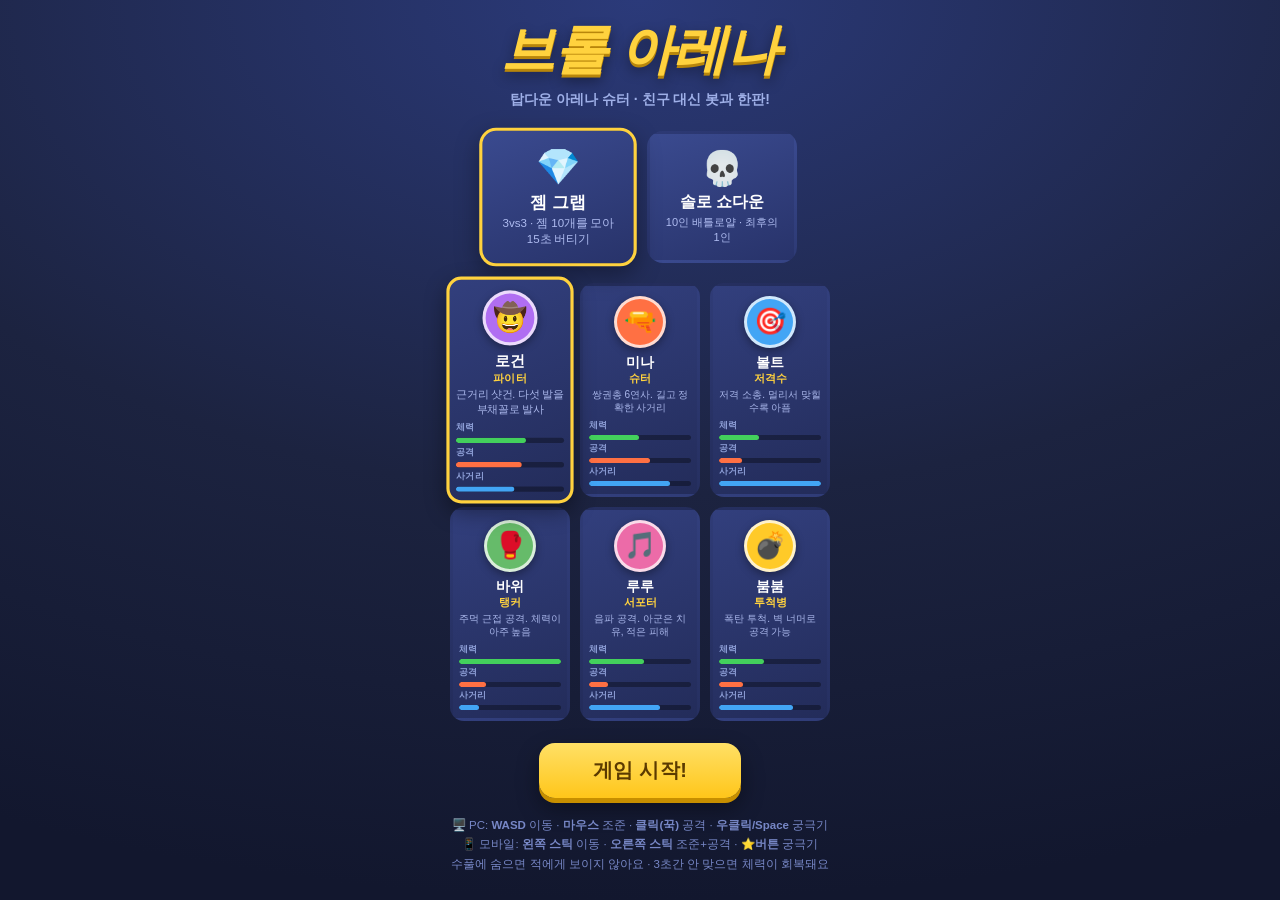
<file: brawl/index.html>
<!DOCTYPE html>
<html lang="ko">
<head>
<meta charset="UTF-8" />
<meta name="viewport" content="width=device-width, initial-scale=1.0, maximum-scale=1.0, user-scalable=no, viewport-fit=cover" />
<meta name="theme-color" content="#1c2340" />
<title>브롤 아레나 · 3vs3 젬 그랩 & 쇼다운</title>
<style>
*{box-sizing:border-box;-webkit-tap-highlight-color:transparent;user-select:none;-webkit-user-select:none}
html,body{margin:0;padding:0;height:100%;overflow:hidden;background:#141a33;
  font-family:-apple-system,BlinkMacSystemFont,"Apple SD Gothic Neo","Malgun Gothic","Segoe UI",Roboto,sans-serif;
  touch-action:none}
canvas{display:block;position:fixed;inset:0}
.screen{position:fixed;inset:0;display:flex;flex-direction:column;align-items:center;justify-content:center;
  background:radial-gradient(120% 100% at 50% 0%,#2b3a7a 0%,#1c2340 55%,#12172e 100%);z-index:10;
  padding:20px;overflow-y:auto}
.hidden{display:none!important}
h1.logo{font-size:min(11vw,54px);margin:0 0 4px;color:#ffd23e;letter-spacing:-.02em;
  text-shadow:0 3px 0 #b8860b,0 6px 14px rgba(0,0,0,.45);font-weight:900;font-style:italic}
.sub{color:#9fb0e8;font-size:14px;margin:0 0 22px;font-weight:600}
.modes{display:flex;gap:14px;margin-bottom:20px;flex-wrap:wrap;justify-content:center}
.mode{width:150px;padding:14px 12px;border-radius:16px;border:3px solid transparent;cursor:pointer;text-align:center;
  background:linear-gradient(160deg,#3a4a8f,#28336a);color:#fff;transition:transform .12s}
.mode .mi{font-size:34px}
.mode .mn{font-weight:900;font-size:16px;margin-top:4px}
.mode .md{font-size:11px;color:#aebbf0;margin-top:2px;line-height:1.4}
.mode.sel{border-color:#ffd23e;transform:scale(1.05);box-shadow:0 8px 22px rgba(0,0,0,.35)}
.chars{display:grid;grid-template-columns:repeat(3,minmax(96px,120px));gap:10px;margin-bottom:22px}
.char{padding:10px 6px 8px;border-radius:14px;border:3px solid transparent;cursor:pointer;text-align:center;
  background:linear-gradient(160deg,#323f7d,#232c5a);color:#fff;transition:transform .12s}
.char.sel{border-color:#ffd23e;transform:scale(1.06);box-shadow:0 8px 20px rgba(0,0,0,.4)}
.char .av{width:52px;height:52px;border-radius:50%;margin:0 auto 6px;display:flex;align-items:center;justify-content:center;
  font-size:26px;border:3px solid rgba(255,255,255,.75);box-shadow:0 3px 8px rgba(0,0,0,.35)}
.char .cn{font-weight:900;font-size:14px}
.char .cr{font-size:10.5px;color:#ffd23e;font-weight:700}
.char .cd{font-size:10px;color:#a9b6ea;margin-top:2px;line-height:1.35;min-height:26px}
.bars{margin-top:5px;display:flex;flex-direction:column;gap:3px}
.bar{height:5px;border-radius:3px;background:rgba(0,0,0,.35);overflow:hidden}
.bar i{display:block;height:100%;border-radius:3px}
.blab{display:flex;justify-content:space-between;font-size:8.5px;color:#8fa0d8;font-weight:700}
button.big{font-family:inherit;font-size:20px;font-weight:900;padding:14px 54px;border-radius:16px;border:0;cursor:pointer;
  color:#5b3a00;background:linear-gradient(180deg,#ffe066,#ffc61a);box-shadow:0 5px 0 #c78f00,0 10px 22px rgba(0,0,0,.4);
  letter-spacing:.02em}
button.big:active{transform:translateY(3px);box-shadow:0 2px 0 #c78f00}
button.ghost{font-family:inherit;font-size:14px;font-weight:800;padding:10px 22px;border-radius:12px;cursor:pointer;
  border:2px solid #52619f;background:transparent;color:#aebbf0;margin-top:12px}
.help{margin-top:18px;color:#7787c6;font-size:11.5px;text-align:center;line-height:1.7}
#result .panel{background:linear-gradient(165deg,#334080,#1f2851);border-radius:22px;padding:34px 44px;text-align:center;
  box-shadow:0 18px 50px rgba(0,0,0,.5);border:1px solid rgba(255,255,255,.08)}
#rTitle{font-size:44px;font-weight:900;margin:0;font-style:italic;letter-spacing:-.02em}
#rSub{color:#aebbf0;font-size:14px;margin:10px 0 6px;font-weight:600;line-height:1.6}
#rStats{color:#ffd23e;font-size:13px;font-weight:800;margin-bottom:20px}
.rowbtn{display:flex;gap:12px;justify-content:center}
</style>
</head>
<body>
<canvas id="game"></canvas>

<div id="menu" class="screen">
  <h1 class="logo">브롤 아레나</h1>
  <p class="sub">탑다운 아레나 슈터 · 친구 대신 봇과 한판!</p>
  <div class="modes" id="modeList"></div>
  <div class="chars" id="charList"></div>
  <button class="big" id="btnPlay">게임 시작!</button>
  <p class="help">
    🖥️ PC: <b>WASD</b> 이동 · <b>마우스</b> 조준 · <b>클릭(꾹)</b> 공격 · <b>우클릭/Space</b> 궁극기<br/>
    📱 모바일: <b>왼쪽 스틱</b> 이동 · <b>오른쪽 스틱</b> 조준+공격 · <b>⭐버튼</b> 궁극기<br/>
    수풀에 숨으면 적에게 보이지 않아요 · 3초간 안 맞으면 체력이 회복돼요
  </p>
</div>

<div id="result" class="screen hidden">
  <div class="panel">
    <p id="rTitle">승리!</p>
    <p id="rSub"></p>
    <p id="rStats"></p>
    <div class="rowbtn">
      <button class="big" id="btnRetry">다시하기</button>
    </div>
    <button class="ghost" id="btnMenu">메뉴로 돌아가기</button>
  </div>
</div>

<script>
"use strict";
/* ============================================================
   브롤 아레나 — 오리지널 탑다운 아레나 슈터
   모드: 젬 그랩(3vs3) / 솔로 쇼다운(10인 배틀로얄)
   ============================================================ */

// ---------- 기본 유틸 ----------
const TILE = 48;
const clamp = (v,a,b)=>v<a?a:(v>b?b:v);
const lerp  = (a,b,t)=>a+(b-a)*t;
const dist2 = (ax,ay,bx,by)=>{const dx=ax-bx,dy=ay-by;return dx*dx+dy*dy;};
const dist  = (ax,ay,bx,by)=>Math.hypot(ax-bx,ay-by);
const rand  = (a,b)=>a+Math.random()*(b-a);
const irand = (a,b)=>Math.floor(rand(a,b+1));
const angDiff=(a,b)=>{let d=(b-a)%(Math.PI*2);if(d>Math.PI)d-=Math.PI*2;if(d<-Math.PI)d+=Math.PI*2;return d;};
const pick  = arr=>arr[Math.floor(Math.random()*arr.length)];

// ---------- 사운드 (WebAudio 합성) ----------
let AC=null;
function audioInit(){ if(!AC){ try{ AC=new (window.AudioContext||window.webkitAudioContext)(); }catch(e){} }
  if(AC&&AC.state==='suspended')AC.resume(); }
function tone(freq,dur,type,vol,slide){
  if(!AC)return;
  const o=AC.createOscillator(),g=AC.createGain();
  o.type=type||'square';o.frequency.value=freq;
  if(slide)o.frequency.exponentialRampToValueAtTime(Math.max(30,freq+slide),AC.currentTime+dur);
  g.gain.value=(vol||0.08);g.gain.exponentialRampToValueAtTime(0.0001,AC.currentTime+dur);
  o.connect(g);g.connect(AC.destination);o.start();o.stop(AC.currentTime+dur);
}
function noise(dur,vol,freq){
  if(!AC)return;
  const n=AC.sampleRate*dur,buf=AC.createBuffer(1,n,AC.sampleRate),d=buf.getChannelData(0);
  for(let i=0;i<n;i++)d[i]=(Math.random()*2-1)*(1-i/n);
  const s=AC.createBufferSource();s.buffer=buf;
  const f=AC.createBiquadFilter();f.type='lowpass';f.frequency.value=freq||1400;
  const g=AC.createGain();g.gain.value=vol||0.1;
  s.connect(f);f.connect(g);g.connect(AC.destination);s.start();
}
const SFX={
  shoot(){noise(0.09,0.07,2200);},
  lob(){tone(300,0.18,'sine',0.06,-160);},
  hit(){noise(0.06,0.05,900);tone(160,0.08,'square',0.04,-60);},
  gem(){tone(880,0.1,'sine',0.07,300);tone(1320,0.14,'sine',0.05,200);},
  boom(){noise(0.35,0.16,500);tone(70,0.3,'sawtooth',0.08,-40);},
  superReady(){tone(520,0.12,'sine',0.06,200);tone(780,0.18,'sine',0.06,260);},
  die(){tone(220,0.4,'sawtooth',0.07,-170);},
  heal(){tone(620,0.15,'sine',0.05,180);},
  win(){[523,659,784,1046].forEach((f,i)=>setTimeout(()=>tone(f,0.25,'triangle',0.09),i*140));},
  lose(){[392,330,262].forEach((f,i)=>setTimeout(()=>tone(f,0.3,'sawtooth',0.06),i*180));},
  count(){tone(700,0.08,'square',0.05);}
};

// ---------- 캐릭터 데이터 (전부 오리지널) ----------
const CHARS=[
 {id:'rogan', name:'로건', emoji:'🤠', color:'#b06ef2', role:'파이터',
  hp:5600, spd:178, range:230, atkCd:0.35, reload:1.5, superNeed:3400,
  desc:'근거리 샷건. 다섯 발을 부채꼴로 발사',
  atk:{type:'shotgun',pellets:5,dmg:400,spread:0.42,pspd:560,prad:7},
  sup:{type:'shotgun',pellets:9,dmg:460,spread:0.62,pspd:600,prad:9,breakWalls:true,knock:220},
  supName:'슈퍼 셸 · 벽을 부수고 적을 밀쳐냄'},
 {id:'mina', name:'미나', emoji:'🔫', color:'#ff7043', role:'슈터',
  hp:4200, spd:186, range:340, atkCd:0.55, reload:1.7, superNeed:3800,
  desc:'쌍권총 6연사. 길고 정확한 사거리',
  atk:{type:'burst',count:6,interval:0.075,dmg:330,pspd:760,prad:6,spread:0.03},
  sup:{type:'burst',count:14,interval:0.06,dmg:340,pspd:800,prad:7,spread:0.04,pierce:true,breakWalls:true},
  supName:'총알 폭풍 · 벽을 뚫는 관통 연사'},
 {id:'bolt', name:'볼트', emoji:'🎯', color:'#42a5f5', role:'저격수',
  hp:3400, spd:174, range:430, atkCd:0.4, reload:2.0, superNeed:3000,
  desc:'저격 소총. 멀리서 맞힐수록 아픔',
  atk:{type:'sniper',dmg:760,bonus:640,pspd:900,prad:6},
  sup:{type:'sniper',dmg:2000,bonus:0,pspd:1000,prad:10,pierce:true},
  supName:'메가 샷 · 모든 적을 관통하는 탄환'},
 {id:'bawi', name:'바위', emoji:'🥊', color:'#66bb6a', role:'탱커',
  hp:8600, spd:196, range:86, atkCd:0.42, reload:0.95, superNeed:4200,
  desc:'주먹 근접 공격. 체력이 아주 높음',
  atk:{type:'melee',dmg:880,arc:1.5},
  sup:{type:'jump',dash:260,dmg:1300,radius:120,breakWalls:true,knock:260},
  supName:'점프 강타 · 날아올라 착지 충격파'},
 {id:'lulu', name:'루루', emoji:'🎵', color:'#ec6ba8', role:'서포터',
  hp:4600, spd:178, range:300, atkCd:0.4, reload:1.55, superNeed:3600,
  desc:'음파 공격. 아군은 치유, 적은 피해',
  atk:{type:'wave',dmg:620,heal:640,pspd:430,prad:26},
  sup:{type:'pulse',heal:1800,dmg:600,radius:200},
  supName:'힐링 멜로디 · 주변 아군 대량 회복'},
 {id:'boom', name:'붐붐', emoji:'💣', color:'#ffca28', role:'투척병',
  hp:3800, spd:172, range:310, atkCd:0.55, reload:1.9, superNeed:3600,
  desc:'폭탄 투척. 벽 너머로 공격 가능',
  atk:{type:'lob',dmg:780,radius:72,flight:0.72},
  sup:{type:'lob',dmg:1800,radius:135,flight:0.95,breakWalls:true,knock:200},
  supName:'왕폭탄 · 벽을 날려버리는 대폭발'},
];
const BOT_NAMES=['김멸치','불꽃토끼','고구마짱','참치마요','달려라꽥','슈퍼감자','아이스콘','번개오리','치즈볼','호랑나비','꼬마용','바나나킥','붕어빵','떡볶이왕'];

// ---------- 맵 ----------
// # 벽  . 바닥  B 수풀  C 상자(쇼다운)  G 젬 광산
function buildGemMap(){
  const half=[
   ".....................",
   ".....................",
   "..BB.....###.....BB..",
   "..BB.....###.....BB..",
   ".....................",
   "...##...........##...",
   "...##....B.B....##...",
   ".........B.B.........",
   "..B...............B..",
   "..B....##...##....B..",
   "..B....##...##....B..",
   ".....................",
   "......B.......B......",
   "..##..B.......B..##..",
   "..##.............##..",
   ".....BB.......BB.....",
   "....................."
  ];
  const rows=half.slice();
  for(let i=15;i>=0;i--)rows.push(half[i]);
  return rows.map(r=>r.split(''));
}
function buildShowdownMap(){
  const W=35,H=35,g=[];
  for(let y=0;y<H;y++){g.push([]);for(let x=0;x<W;x++)g[y].push('.');}
  const put=(x,y,c)=>{if(x>1&&y>1&&x<W-2&&y<H-2)g[y][x]=c;};
  // 벽 덩어리
  for(let i=0;i<26;i++){
    const x=irand(2,W-3),y=irand(2,H-3),w=irand(1,3),h=irand(1,3);
    for(let a=0;a<w;a++)for(let b=0;b<h;b++)put(x+a,y+b,'#');
  }
  // 수풀 덩어리
  for(let i=0;i<16;i++){
    const x=irand(2,W-3),y=irand(2,H-3),w=irand(2,4),h=irand(2,4);
    for(let a=0;a<w;a++)for(let b=0;b<h;b++)if(g[clamp(y+b,0,H-1)][clamp(x+a,0,W-1)]==='.')put(x+a,y+b,'B');
  }
  // 파워 상자
  let placed=0,guard=0;
  while(placed<16&&guard++<400){
    const x=irand(3,W-4),y=irand(3,H-4);
    if(g[y][x]==='.'){g[y][x]='C';placed++;}
  }
  // 중앙은 비워두기
  for(let y=16;y<=18;y++)for(let x=16;x<=18;x++)g[y][x]='.';
  return g;
}

// ---------- 입력 ----------
const keys={};
const mouse={x:0,y:0,down:false,rdown:false};
const IS_TOUCH='ontouchstart' in window;
const sticks={ move:{id:null,sx:0,sy:0,dx:0,dy:0,on:false},
               aim :{id:null,sx:0,sy:0,dx:0,dy:0,on:false,t:0} };
let superBtnTouched=false;

window.addEventListener('keydown',e=>{keys[e.code]=true;if(e.code==='Space')e.preventDefault();});
window.addEventListener('keyup',e=>{keys[e.code]=false;});
window.addEventListener('mousemove',e=>{mouse.x=e.clientX;mouse.y=e.clientY;});
window.addEventListener('mousedown',e=>{audioInit();if(e.button===0)mouse.down=true;if(e.button===2)mouse.rdown=true;});
window.addEventListener('mouseup',e=>{if(e.button===0)mouse.down=false;if(e.button===2)mouse.rdown=false;});
window.addEventListener('contextmenu',e=>{if(game)e.preventDefault();});

function superBtnPos(){return {x:innerWidth-86,y:innerHeight-190,r:44};}
function onTouch(e){
  audioInit();
  if(!game||game.over)return;
  e.preventDefault();
  for(const t of e.changedTouches){
    if(e.type==='touchstart'){
      const sb=superBtnPos();
      if(dist(t.clientX,t.clientY,sb.x,sb.y)<sb.r+14){superBtnTouched=true;continue;}
      const s=t.clientX<innerWidth/2?sticks.move:sticks.aim;
      if(s.id===null){s.id=t.identifier;s.sx=t.clientX;s.sy=t.clientY;s.dx=0;s.dy=0;s.on=true;s.t=performance.now();}
    }else{
      for(const key of ['move','aim']){
        const s=sticks[key];
        if(s.id===t.identifier){
          if(e.type==='touchmove'){
            s.dx=t.clientX-s.sx;s.dy=t.clientY-s.sy;
            const m=Math.hypot(s.dx,s.dy),max=64;
            if(m>max){s.dx*=max/m;s.dy*=max/m;}
          }else{ // end/cancel
            if(key==='aim'){
              const held=performance.now()-s.t, m=Math.hypot(s.dx,s.dy);
              if(held<220&&m<14)sticks.aim.tap=true; // 탭 = 자동조준 발사
            }
            s.id=null;s.on=false;s.dx=0;s.dy=0;
          }
        }
      }
    }
  }
}
window.addEventListener('touchstart',onTouch,{passive:false});
window.addEventListener('touchmove',onTouch,{passive:false});
window.addEventListener('touchend',onTouch,{passive:false});
window.addEventListener('touchcancel',onTouch,{passive:false});

// ---------- 캔버스 ----------
const cv=document.getElementById('game'),cx=cv.getContext('2d');
let DPR=1;
function resize(){
  DPR=Math.min(devicePixelRatio||1,2);
  cv.width=innerWidth*DPR;cv.height=innerHeight*DPR;
  cv.style.width=innerWidth+'px';cv.style.height=innerHeight+'px';
}
window.addEventListener('resize',resize);resize();

// ---------- 게임 상태 ----------
let game=null;
let announceQ=[];
function announce(txt,color){announceQ.push({txt,color:color||'#ffd23e',t:2.2});}

function makeUnit(charDef,team,x,y,isPlayer,name){
  const cubesBonus=0;
  return {
    ch:charDef, team, x, y, isPlayer:!!isPlayer, name:name||charDef.name,
    hp:charDef.hp, maxhp:charDef.hp,
    dir:team===0?-Math.PI/2:Math.PI/2, aim:0,
    ammo:charDef.reload?3:3, maxAmmo:3,
    fireCD:0, lastHurt:-99, superCharge:0, superFlash:0,
    dead:false, respawnT:0, shieldT:2, revealT:0,
    gems:0, cubes:cubesBonus, kills:0, dmgDealt:0,
    vx:0,vy:0, kbx:0,kby:0,
    queue:[], thinkT:Math.random()*0.3, goalX:x, goalY:y, strafe:Math.random()<0.5?1:-1, strafeT:0,
    jumpT:0, jumpFrom:null, jumpTo:null,
    rank:0, spawnX:x, spawnY:y,
    r:20,
  };
}

function newGame(mode,charIdx){
  const g={
    mode, over:false, time:0, endT:0,
    grid:null, W:0, H:0, crateHP:{},
    units:[], projs:[], gems:[], cubes:[], parts:[], texts:[],
    shake:0, gemTimer:3, countdown:15, countTeam:-1, matchTime:150,
    gasR:0, gasT:20, safeR:0, aliveStart:0,
    camX:0, camY:0, result:null,
  };
  const names=BOT_NAMES.slice().sort(()=>Math.random()-0.5);
  if(mode==='gem'){
    g.grid=buildGemMap();
    g.H=g.grid.length;g.W=g.grid[0].length;
    const cxw=g.W*TILE/2;
    // 파랑(플레이어) 아래 / 빨강 위
    const mkTeam=(team,row)=>{
      const cols=[6,10,14];
      const out=[];
      for(let i=0;i<3;i++){
        const isP=(team===0&&i===1);
        const cd=isP?CHARS[charIdx]:pick(CHARS.filter(c=>!out.some(u=>u.ch===c)&&(!isP&&c!==CHARS[charIdx]||true)));
        const u=makeUnit(cd,team,cols[i]*TILE+TILE/2,row*TILE+TILE/2,isP,isP?'나':names.pop());
        out.push(u);g.units.push(u);
      }
    };
    mkTeam(1,1); mkTeam(0,g.H-2);
    announce('젬 그랩!','#c774ff');
    announce('젬 10개를 모아 15초간 지켜라!','#ffffff');
  }else{
    g.grid=buildShowdownMap();
    g.H=g.grid.length;g.W=g.grid[0].length;
    g.safeR=Math.max(g.W,g.H)*TILE*0.75;
    // 10인 스폰: 가장자리 원형 배치
    const cxw=g.W*TILE/2,cyw=g.H*TILE/2,R=(Math.min(g.W,g.H)/2-3)*TILE;
    for(let i=0;i<10;i++){
      const a=Math.PI*2*i/10-Math.PI/2;
      let x=cxw+Math.cos(a)*R,y=cyw+Math.sin(a)*R;
      // 벽 위 스폰 방지
      let tx=clamp(Math.floor(x/TILE),1,g.W-2),ty=clamp(Math.floor(y/TILE),1,g.H-2);
      if(g.grid[ty][tx]!=='.')g.grid[ty][tx]='.';
      const isP=i===0;
      const cd=isP?CHARS[charIdx]:pick(CHARS);
      const u=makeUnit(cd,i,x,y,isP,isP?'나':names.pop()||('봇'+i));
      g.units.push(u);
    }
    g.aliveStart=10;
    announce('솔로 쇼다운!','#8bd4ff');
    announce('최후의 1인이 되어라!','#ffffff');
  }
  return g;
}

// ---------- 타일 헬퍼 ----------
function tileAt(g,x,y){
  const tx=Math.floor(x/TILE),ty=Math.floor(y/TILE);
  if(tx<0||ty<0||tx>=g.W||ty>=g.H)return '#';
  return g.grid[ty][tx];
}
const isSolid=c=>c==='#'||c==='C';
function breakWallsAt(g,x,y,r){
  const t0x=Math.floor((x-r)/TILE),t1x=Math.floor((x+r)/TILE);
  const t0y=Math.floor((y-r)/TILE),t1y=Math.floor((y+r)/TILE);
  for(let ty=t0y;ty<=t1y;ty++)for(let tx=t0x;tx<=t1x;tx++){
    if(tx<1||ty<1||tx>=g.W-1||ty>=g.H-1)continue;
    const c=g.grid[ty][tx];
    if(c==='#'||c==='C'){
      const cx0=tx*TILE+TILE/2,cy0=ty*TILE+TILE/2;
      if(dist(x,y,cx0,cy0)<r+TILE*0.6){
        if(c==='C')dropCube(g,cx0,cy0);
        g.grid[ty][tx]='.';
        for(let i=0;i<6;i++)spawnPart(g,cx0,cy0,'#8a7a5c');
      }
    }
  }
}
function collideUnit(g,u){
  // 맵 경계
  u.x=clamp(u.x,u.r,g.W*TILE-u.r);
  u.y=clamp(u.y,u.r,g.H*TILE-u.r);
  const tx=Math.floor(u.x/TILE),ty=Math.floor(u.y/TILE);
  for(let dy=-1;dy<=1;dy++)for(let dx=-1;dx<=1;dx++){
    const ax=tx+dx,ay=ty+dy;
    if(ax<0||ay<0||ax>=g.W||ay>=g.H)continue;
    if(!isSolid(g.grid[ay][ax]))continue;
    const rx0=ax*TILE,ry0=ay*TILE;
    const nx=clamp(u.x,rx0,rx0+TILE),ny=clamp(u.y,ry0,ry0+TILE);
    const dxx=u.x-nx,dyy=u.y-ny,d2=dxx*dxx+dyy*dyy;
    if(d2<u.r*u.r&&d2>0.0001){
      const d=Math.sqrt(d2),push=(u.r-d)/d;
      u.x+=dxx*push;u.y+=dyy*push;
    }else if(d2<=0.0001){ u.y=ry0-u.r; }
  }
}
function hasLOS(g,x0,y0,x1,y1){
  const d=dist(x0,y0,x1,y1),steps=Math.ceil(d/14);
  for(let i=1;i<steps;i++){
    const t=i/steps;
    if(isSolid(tileAt(g,lerp(x0,x1,t),lerp(y0,y1,t))))return false;
  }
  return true;
}

// ---------- 이펙트 ----------
function spawnPart(g,x,y,color,n,spd){
  n=n||1;
  for(let i=0;i<n;i++){
    const a=rand(0,Math.PI*2),s=rand(30,spd||160);
    g.parts.push({x,y,vx:Math.cos(a)*s,vy:Math.sin(a)*s,t:rand(0.25,0.55),max:0.55,color,r:rand(2,5)});
  }
}
function spawnText(g,x,y,txt,color,big){
  g.texts.push({x:x+rand(-8,8),y,txt,color,t:0.9,big:!!big});
}

// ---------- 전투 ----------
function dmgMul(u){return 1+u.cubes*0.1;}
function dealDamage(g,target,amount,source){
  if(target.dead||target.shieldT>0)return;
  amount=Math.round(amount);
  target.hp-=amount;
  target.lastHurt=g.time;
  target.revealT=Math.max(target.revealT,0.6);
  spawnText(g,target.x,target.y-26,'-'+amount,target.isPlayer?'#ff6b6b':'#ffe066');
  SFX.hit();
  if(source&&!source.dead){
    source.dmgDealt+=amount;
    const before=source.superCharge;
    source.superCharge=Math.min(source.ch.superNeed,source.superCharge+amount);
    if(before<source.ch.superNeed&&source.superCharge>=source.ch.superNeed){
      source.superFlash=1;
      if(source.isPlayer){SFX.superReady();announce('궁극기 준비 완료!','#ffd23e');}
    }
  }
  if(target.hp<=0)killUnit(g,target,source);
}
function healUnit(g,target,amount,source){
  if(target.dead)return;
  const real=Math.min(target.maxhp-target.hp,amount);
  if(real<=1)return;
  target.hp+=real;
  spawnText(g,target.x,target.y-26,'+'+Math.round(real),'#7dff9b');
  SFX.heal();
  if(source&&source!==target)source.superCharge=Math.min(source.ch.superNeed,source.superCharge+real*0.5);
}
function killUnit(g,u,killer){
  u.dead=true;u.hp=0;
  SFX.die();
  spawnPart(g,u.x,u.y,u.ch.color,14,220);
  g.shake=Math.max(g.shake,6);
  if(killer&&killer!==u){
    killer.kills++;
    spawnText(g,killer.x,killer.y-46,'처치!','#ffd23e',true);
  }
  // 젬/큐브 떨어뜨리기
  for(let i=0;i<u.gems;i++){
    const a=rand(0,Math.PI*2),d=rand(14,54);
    g.gems.push({x:u.x+Math.cos(a)*d,y:u.y+Math.sin(a)*d,bob:rand(0,6)});
  }
  u.gems=0;
  for(let i=0;i<u.cubes;i++){
    const a=rand(0,Math.PI*2),d=rand(14,50);
    g.cubes.push({x:u.x+Math.cos(a)*d,y:u.y+Math.sin(a)*d,bob:rand(0,6)});
  }
  u.cubes=0;
  if(g.mode==='gem'){
    u.respawnT=3;
  }else{
    const alive=g.units.filter(v=>!v.dead).length;
    u.rank=alive+1;
    if(u.isPlayer&&!g.over){
      endGame(g,{title:u.rank+'위',color:u.rank<=3?'#ffd23e':'#ff6b6b',
        sub:(killer?killer.name+' 에게 당했다!':'독안개에 당했다!'),win:false,rank:u.rank});
    }else if(!u.isPlayer){
      announce(u.name+' 탈락! ('+alive+'명 남음)','#ff8a8a');
    }
  }
}
function dropCube(g,x,y){
  g.cubes.push({x:x+rand(-6,6),y:y+rand(-6,6),bob:rand(0,6)});
}

function explode(g,x,y,radius,dmg,source,breakWalls,knock){
  SFX.boom();
  g.shake=Math.max(g.shake,radius/14);
  for(let i=0;i<16;i++)spawnPart(g,x,y,i%2?'#ffca28':'#ff7043',1,radius*2.6);
  if(breakWalls)breakWallsAt(g,x,y,radius);
  // 상자 피해
  damageCrates(g,x,y,radius,dmg);
  for(const u of g.units){
    if(u.dead||u===source)continue;
    if(source&&u.team===source.team)continue;
    const d=dist(x,y,u.x,u.y);
    if(d<radius+u.r){
      dealDamage(g,u,dmg,source);
      if(knock&&!u.dead){
        const a=Math.atan2(u.y-y,u.x-x);
        u.kbx+=Math.cos(a)*knock;u.kby+=Math.sin(a)*knock;
      }
    }
  }
}
function damageCrates(g,x,y,radius,dmg){
  const t0x=Math.floor((x-radius)/TILE),t1x=Math.floor((x+radius)/TILE);
  const t0y=Math.floor((y-radius)/TILE),t1y=Math.floor((y+radius)/TILE);
  for(let ty=t0y;ty<=t1y;ty++)for(let tx=t0x;tx<=t1x;tx++){
    if(tx<0||ty<0||tx>=g.W||ty>=g.H)continue;
    if(g.grid[ty][tx]!=='C')continue;
    const key=tx+','+ty;
    if(g.crateHP[key]===undefined)g.crateHP[key]=2400;
    g.crateHP[key]-=dmg;
    if(g.crateHP[key]<=0){
      g.grid[ty][tx]='.';
      dropCube(g,tx*TILE+TILE/2,ty*TILE+TILE/2);
      spawnPart(g,tx*TILE+TILE/2,ty*TILE+TILE/2,'#c9a35c',8,180);
      SFX.boom();
    }
  }
}

// 발사 (일반 공격/궁극기 공용)
function fire(g,u,angle,isSuper){
  const def=isSuper?u.ch.sup:u.ch.atk;
  const mul=dmgMul(u);
  u.revealT=Math.max(u.revealT,0.8);
  u.aim=angle;u.dir=angle;
  if(!isSuper){u.ammo-=1;u.fireCD=u.ch.atkCd;}
  else{u.superCharge=0;u.fireCD=Math.max(u.fireCD,0.4);}

  const spawnBullet=(a,extra)=>{
    g.projs.push(Object.assign({
      x:u.x+Math.cos(a)*u.r,y:u.y+Math.sin(a)*u.r,
      vx:Math.cos(a)*def.pspd,vy:Math.sin(a)*def.pspd,
      dmg:def.dmg*mul, r:def.prad||6, team:u.team, src:u,
      travel:0, range:u.ch.range*(isSuper?1.15:1),
      pierce:!!def.pierce, breakWalls:!!def.breakWalls, knock:def.knock||0,
      hitSet:new Set(), type:def.type, color:u.ch.color, sniper:def.type==='sniper', bonus:def.bonus||0,
    },extra||{}));
  };

  switch(def.type){
    case 'shotgun':{
      SFX.shoot();
      for(let i=0;i<def.pellets;i++){
        const a=angle+(i/(def.pellets-1)-0.5)*def.spread;
        spawnBullet(a,{range:u.ch.range*(isSuper?1.1:1)*rand(0.85,1)});
      }
      break;
    }
    case 'burst':{
      for(let i=0;i<def.count;i++){
        u.queue.push({t:i*def.interval,fn:()=>{
          if(u.dead)return;
          SFX.shoot();
          const a=(u.isPlayer?playerAimAngle(u):u.aim)+rand(-def.spread,def.spread);
          u.aim=a;u.dir=a;
          spawnBullet(a);
        }});
      }
      break;
    }
    case 'sniper':{
      SFX.shoot();
      spawnBullet(angle);
      break;
    }
    case 'melee':{
      noise(0.08,0.06,600);
      spawnPart(g,u.x+Math.cos(angle)*u.ch.range*0.6,u.y+Math.sin(angle)*u.ch.range*0.6,'#ffffff',5,120);
      let hitAny=false;
      for(const v of g.units){
        if(v.dead||v.team===u.team)continue;
        const d=dist(u.x,u.y,v.x,v.y);
        if(d<u.ch.range+v.r&&Math.abs(angDiff(angle,Math.atan2(v.y-u.y,v.x-u.x)))<def.arc/2+0.3){
          dealDamage(g,v,def.dmg*mul,u);hitAny=true;
        }
      }
      damageCrates(g,u.x+Math.cos(angle)*u.ch.range*0.7,u.y+Math.sin(angle)*u.ch.range*0.7,40,def.dmg*mul);
      if(hitAny)g.shake=Math.max(g.shake,3);
      break;
    }
    case 'wave':{
      SFX.heal();
      spawnBullet(angle,{wave:true,heal:def.heal*mul});
      break;
    }
    case 'lob':{
      SFX.lob();
      const maxR=u.ch.range*(isSuper?1.1:1);
      let tx=u.tgtX!==undefined?u.tgtX:u.x+Math.cos(angle)*maxR;
      let ty=u.tgtY!==undefined?u.tgtY:u.y+Math.sin(angle)*maxR;
      const d=dist(u.x,u.y,tx,ty);
      if(d>maxR){tx=u.x+(tx-u.x)*maxR/d;ty=u.y+(ty-u.y)*maxR/d;}
      g.projs.push({lob:true,sx:u.x,sy:u.y,tx,ty,t:0,ft:def.flight,
        dmg:def.dmg*mul,radius:def.radius,team:u.team,src:u,
        breakWalls:!!def.breakWalls,knock:def.knock||0,color:u.ch.color});
      u.tgtX=undefined;u.tgtY=undefined;
      break;
    }
    case 'jump':{
      SFX.lob();
      const maxD=def.dash;
      let tx=u.tgtX!==undefined?u.tgtX:u.x+Math.cos(angle)*maxD;
      let ty=u.tgtY!==undefined?u.tgtY:u.y+Math.sin(angle)*maxD;
      const d=dist(u.x,u.y,tx,ty);
      if(d>maxD){tx=u.x+(tx-u.x)*maxD/d;ty=u.y+(ty-u.y)*maxD/d;}
      u.jumpT=0.6;u.jumpFrom={x:u.x,y:u.y};u.jumpTo={x:tx,y:ty};
      u.shieldT=Math.max(u.shieldT,0.65);
      u.jumpDef=def;
      u.tgtX=undefined;u.tgtY=undefined;
      break;
    }
    case 'pulse':{
      SFX.heal();
      g.shake=Math.max(g.shake,4);
      for(let i=0;i<20;i++)spawnPart(g,u.x,u.y,'#7dff9b',1,def.radius*2.2);
      for(const v of g.units){
        if(v.dead)continue;
        const d=dist(u.x,u.y,v.x,v.y);
        if(d>def.radius+v.r)continue;
        if(v.team===u.team)healUnit(g,v,def.heal*mul,u);
        else dealDamage(g,v,def.dmg*mul,u);
      }
      break;
    }
  }
}

// ---------- 플레이어 조작 ----------
function playerAimAngle(u){
  if(IS_TOUCH){
    const s=sticks.aim;
    if(s.on&&Math.hypot(s.dx,s.dy)>10)return Math.atan2(s.dy,s.dx);
    return u.aim;
  }
  const sc=viewScale();
  const wx=game.camX+(mouse.x-innerWidth/2)/sc;
  const wy=game.camY+(mouse.y-innerHeight/2)/sc;
  return Math.atan2(wy-u.y,wx-u.x);
}
function nearestEnemyAngle(g,u){
  let best=null,bd=1e18;
  for(const v of g.units){
    if(v.dead||v.team===u.team)continue;
    if(!unitVisibleTo(g,v,u))continue;
    const d2v=dist2(u.x,u.y,v.x,v.y);
    if(d2v<bd){bd=d2v;best=v;}
  }
  if(best&&Math.sqrt(bd)<u.ch.range*1.35)return Math.atan2(best.y-u.y,best.x-u.x);
  return null;
}
function updatePlayer(g,u,dt){
  // 이동
  let mx=0,my=0;
  if(keys['KeyW']||keys['ArrowUp'])my-=1;
  if(keys['KeyS']||keys['ArrowDown'])my+=1;
  if(keys['KeyA']||keys['ArrowLeft'])mx-=1;
  if(keys['KeyD']||keys['ArrowRight'])mx+=1;
  if(IS_TOUCH&&sticks.move.on){mx=sticks.move.dx/64;my=sticks.move.dy/64;}
  const m=Math.hypot(mx,my);
  if(m>0.15){
    const s=Math.min(1,m);
    u.vx=mx/m*u.ch.spd*s;u.vy=my/m*u.ch.spd*s;
    u.dir=Math.atan2(u.vy,u.vx);
  }else{u.vx=0;u.vy=0;}

  const aim=playerAimAngle(u);
  u.aim=aim;

  // 공격
  let wantFire=false,fireAngle=aim;
  if(!IS_TOUCH&&mouse.down)wantFire=true;
  if(IS_TOUCH&&sticks.aim.on&&Math.hypot(sticks.aim.dx,sticks.aim.dy)>26){wantFire=true;fireAngle=Math.atan2(sticks.aim.dy,sticks.aim.dx);}
  if(sticks.aim.tap){
    sticks.aim.tap=false;
    const a=nearestEnemyAngle(g,u);
    if(a!==null){wantFire=true;fireAngle=a;}
    else {wantFire=true;fireAngle=u.dir;}
  }
  if(wantFire&&u.ammo>=1&&u.fireCD<=0&&u.jumpT<=0){
    if(u.ch.atk.type==='lob'){u.tgtX=u.x+Math.cos(fireAngle)*u.ch.range;u.tgtY=u.y+Math.sin(fireAngle)*u.ch.range;}
    fire(g,u,fireAngle,false);
  }

  // 궁극기
  let wantSuper=false;
  if(keys['Space']||mouse.rdown){wantSuper=true;keys['Space']=false;mouse.rdown=false;}
  if(superBtnTouched){wantSuper=true;superBtnTouched=false;}
  if(wantSuper&&u.superCharge>=u.ch.superNeed&&u.jumpT<=0){
    let a=aim;
    if(IS_TOUCH){const na=nearestEnemyAngle(g,u);if(na!==null)a=na;}
    if(u.ch.sup.type==='lob'||u.ch.sup.type==='jump'){
      u.tgtX=u.x+Math.cos(a)*(u.ch.sup.dash||u.ch.range);
      u.tgtY=u.y+Math.sin(a)*(u.ch.sup.dash||u.ch.range);
    }
    fire(g,u,a,true);
  }
}

// ---------- 봇 AI ----------
function unitVisibleTo(g,target,viewer){
  if(target.dead)return false;
  if(target.revealT>0)return true;
  const inBush=tileAt(g,target.x,target.y)==='B';
  if(!inBush)return true;
  return dist(target.x,target.y,viewer.x,viewer.y)<130;
}
function botThink(g,u,dt){
  u.thinkT-=dt;
  u.strafeT-=dt;
  if(u.strafeT<=0){u.strafe*=-1;u.strafeT=rand(0.8,1.8);}
  if(u.thinkT>0)return;
  u.thinkT=rand(0.1,0.22);

  const enemies=g.units.filter(v=>!v.dead&&v.team!==u.team&&unitVisibleTo(g,v,u));
  let target=null,td=1e18;
  for(const e of enemies){const d=dist(u.x,u.y,e.x,e.y);if(d<td){td=d;target=e;}}
  u.aiTarget=target;u.aiTargetD=td;

  const low=u.hp<u.maxhp*0.32;
  let gx=u.x,gy=u.y;

  if(g.mode==='gem'){
    const myTeamGems=teamGems(g,u.team);
    // 가까운 젬
    let gem=null,gd=1e18;
    for(const jm of g.gems){const d=dist(u.x,u.y,jm.x,jm.y);if(d<gd){gd=d;gem=jm;}}
    if(low&&target&&td<260){
      gx=u.spawnX+rand(-60,60);gy=u.spawnY;               // 후퇴
    }else if(myTeamGems>=10){
      gx=u.spawnX+rand(-80,80);gy=u.spawnY+ (u.team===0?-TILE*3:TILE*3); // 지키기
    }else if(gem&&(!target||gd<td*1.4)){
      gx=gem.x;gy=gem.y;
    }else if(target){
      const keep=u.ch.atk.type==='melee'?0:u.ch.range*0.72;
      const a=Math.atan2(u.y-target.y,u.x-target.x);
      gx=target.x+Math.cos(a)*keep;gy=target.y+Math.sin(a)*keep;
    }else{
      gx=g.W*TILE/2+rand(-120,120);gy=g.H*TILE/2+rand(-120,120);   // 중앙으로
    }
  }else{
    // 쇼다운
    const cxw=g.W*TILE/2,cyw=g.H*TILE/2;
    const myGasD=dist(u.x,u.y,cxw,cyw);
    if(myGasD>g.safeR-TILE*2.5){
      gx=cxw;gy=cyw;                                       // 가스 탈출
    }else if(low&&target&&td<300){
      const a=Math.atan2(u.y-target.y,u.x-target.x);
      gx=u.x+Math.cos(a)*220;gy=u.y+Math.sin(a)*220;
    }else{
      // 가까운 큐브/상자 찾기
      let obj=null,od=1e18;
      for(const c of g.cubes){const d=dist(u.x,u.y,c.x,c.y);if(d<od){od=d;obj={x:c.x,y:c.y};}}
      for(let ty=0;ty<g.H;ty++)for(let tx=0;tx<g.W;tx++){
        if(g.grid[ty][tx]!=='C')continue;
        const px=tx*TILE+TILE/2,py=ty*TILE+TILE/2,d=dist(u.x,u.y,px,py);
        if(d<od){od=d;obj={x:px,y:py,crate:true};}
      }
      if(target&&td<u.ch.range*1.1){
        const keep=u.ch.atk.type==='melee'?0:u.ch.range*0.7;
        const a=Math.atan2(u.y-target.y,u.x-target.x);
        gx=target.x+Math.cos(a)*keep;gy=target.y+Math.sin(a)*keep;
      }else if(obj&&od<TILE*14){
        gx=obj.x;gy=obj.y;
        u.aiCrate=obj.crate?obj:null;
      }else{
        gx=cxw+rand(-200,200);gy=cyw+rand(-200,200);
      }
    }
  }
  u.goalX=gx;u.goalY=gy;

  // ----- 사격 판단 -----
  if(u.fireCD<=0&&u.ammo>=1&&u.jumpT<=0){
    const canHit=t=>{
      const d=dist(u.x,u.y,t.x,t.y);
      if(d>u.ch.range*1.02)return false;
      if(u.ch.atk.type==='lob')return true;
      return hasLOS(g,u.x,u.y,t.x,t.y);
    };
    if(target&&canHit(target)){
      // 예측 조준
      const bs=u.ch.atk.pspd||600;
      const lead=Math.min(0.4,td/bs*0.55);
      const px=target.x+target.vx*lead,py=target.y+target.vy*lead;
      const a=Math.atan2(py-u.y,px-u.x)+rand(-0.07,0.07);
      if(u.ch.atk.type==='lob'){u.tgtX=px;u.tgtY=py;}
      fire(g,u,a,false);
    }else if(u.aiCrate&&g.mode!=='gem'){
      const c=u.aiCrate,d=dist(u.x,u.y,c.x,c.y);
      if(d<u.ch.range*0.95&&(u.ch.atk.type==='lob'||hasLOS(g,u.x,u.y,c.x,c.y))){
        if(u.ch.atk.type==='lob'){u.tgtX=c.x;u.tgtY=c.y;}
        fire(g,u,Math.atan2(c.y-u.y,c.x-u.x),false);
      }
    }
  }
  // ----- 궁극기 -----
  if(u.superCharge>=u.ch.superNeed&&u.jumpT<=0&&target){
    const st=u.ch.sup.type;
    const inR=td<(st==='jump'?u.ch.sup.dash:st==='pulse'?u.ch.sup.radius:u.ch.range)*0.95;
    if(st==='pulse'){
      const hurtAllies=g.units.some(v=>!v.dead&&v.team===u.team&&v.hp<v.maxhp*0.6&&dist(u.x,u.y,v.x,v.y)<u.ch.sup.radius);
      if(hurtAllies||td<u.ch.sup.radius)fire(g,u,0,true);
    }else if(inR){
      if(st==='lob'||st==='jump'){u.tgtX=target.x;u.tgtY=target.y;}
      fire(g,u,Math.atan2(target.y-u.y,target.x-u.x),true);
    }
  }
}
function botMove(g,u,dt){
  const dx=u.goalX-u.x,dy=u.goalY-u.y,d=Math.hypot(dx,dy);
  if(d<14){u.vx=0;u.vy=0;return;}
  let a=Math.atan2(dy,dx);
  // 전방이 벽이면 회전
  const probe=(ang)=>!isSolid(tileAt(g,u.x+Math.cos(ang)*u.r*2.1,u.y+Math.sin(ang)*u.r*2.1));
  if(!probe(a)){
    for(const off of [0.6,-0.6,1.2,-1.2,1.8,-1.8]){
      if(probe(a+off)){a+=off;break;}
    }
  }
  // 교전 중이면 살짝 무빙
  if(u.aiTarget&&u.aiTargetD<u.ch.range*1.2&&u.ch.atk.type!=='melee'){
    a+=u.strafe*0.5;
  }
  u.vx=Math.cos(a)*u.ch.spd;u.vy=Math.sin(a)*u.ch.spd;
  u.dir=a;
  if(u.aiTarget)u.aim=Math.atan2(u.aiTarget.y-u.y,u.aiTarget.x-u.x);
  else u.aim=a;
}

// ---------- 팀/젬 ----------
function teamGems(g,team){
  let n=0;
  for(const u of g.units)if(!u.dead&&u.team===team)n+=u.gems;
  return n;
}

// ---------- 메인 업데이트 ----------
function update(g,dt){
  if(g.over){g.endT+=dt;}
  g.time+=dt;

  // ----- 유닛 -----
  for(const u of g.units){
    if(u.dead){
      if(g.mode==='gem'&&!g.over){
        u.respawnT-=dt;
        if(u.respawnT<=0){
          u.dead=false;u.hp=u.maxhp;u.x=u.spawnX;u.y=u.spawnY;
          u.shieldT=2;u.ammo=u.maxAmmo;u.queue=[];
          if(u.isPlayer)announce('부활!','#7dff9b');
        }
      }
      continue;
    }
    // 예약된 연사 처리
    for(const q of u.queue){q.t-=dt;if(q.t<=0&&!q.done){q.done=true;q.fn();}}
    u.queue=u.queue.filter(q=>!q.done);

    // 점프 궁극기
    if(u.jumpT>0){
      u.jumpT-=dt;
      const t=1-Math.max(0,u.jumpT)/0.6;
      u.x=lerp(u.jumpFrom.x,u.jumpTo.x,t);
      u.y=lerp(u.jumpFrom.y,u.jumpTo.y,t);
      if(u.jumpT<=0){
        const d=u.jumpDef;
        explode(g,u.x,u.y,d.radius,d.dmg*dmgMul(u),u,d.breakWalls,d.knock);
      }
    }else{
      if(!g.over){
        if(u.isPlayer)updatePlayer(g,u,dt);
        else {botThink(g,u,dt);botMove(g,u,dt);}
      }else{u.vx=0;u.vy=0;}
      u.x+=(u.vx+u.kbx)*dt;
      u.y+=(u.vy+u.kby)*dt;
      u.kbx*=Math.pow(0.0001,dt);u.kby*=Math.pow(0.0001,dt);
      collideUnit(g,u);
    }

    u.fireCD-=dt;
    u.shieldT-=dt;
    u.revealT-=dt;
    u.superFlash=Math.max(0,u.superFlash-dt);
    u.ammo=Math.min(u.maxAmmo,u.ammo+dt/u.ch.reload);
    // 자연 회복
    if(g.time-u.lastHurt>3&&u.hp<u.maxhp){
      u.hp=Math.min(u.maxhp,u.hp+u.maxhp*0.14*dt);
    }
    // 젬 획득
    if(g.mode==='gem'){
      for(let i=g.gems.length-1;i>=0;i--){
        const jm=g.gems[i];
        if(dist2(u.x,u.y,jm.x,jm.y)<(u.r+12)*(u.r+12)){
          g.gems.splice(i,1);u.gems++;
          if(u.isPlayer)SFX.gem();
          spawnText(g,u.x,u.y-30,'💎','#c774ff');
        }
      }
    }else{
      for(let i=g.cubes.length-1;i>=0;i--){
        const c=g.cubes[i];
        if(dist2(u.x,u.y,c.x,c.y)<(u.r+13)*(u.r+13)){
          g.cubes.splice(i,1);u.cubes++;
          u.maxhp+=400;u.hp=Math.min(u.maxhp,u.hp+400);
          if(u.isPlayer){SFX.gem();spawnText(g,u.x,u.y-30,'💪 파워 업!','#7dff9b');}
        }
      }
    }
  }

  // ----- 투사체 -----
  for(let i=g.projs.length-1;i>=0;i--){
    const p=g.projs[i];
    if(p.lob){
      p.t+=dt/p.ft;
      if(p.t>=1){
        explode(g,p.tx,p.ty,p.radius,p.dmg,p.src,p.breakWalls,p.knock);
        g.projs.splice(i,1);
      }
      continue;
    }
    const step=Math.hypot(p.vx,p.vy)*dt;
    p.x+=p.vx*dt;p.y+=p.vy*dt;
    p.travel+=step;
    let dead=p.travel>=p.range;
    // 벽 충돌
    const tc=tileAt(g,p.x,p.y);
    if(isSolid(tc)){
      if(tc==='C')damageCrates(g,p.x,p.y,10,p.dmg);
      if(p.breakWalls)breakWallsAt(g,p.x,p.y,26);
      if(!p.pierce||tc==='#'&&!p.breakWalls){ if(!p.breakWalls){dead=true;spawnPart(g,p.x,p.y,'#aab',3,90);} }
      if(!p.breakWalls&&!p.pierce)dead=true;
      else if(!p.breakWalls&&p.pierce&&tc==='#')dead=true;
    }
    if(!dead){
      for(const u of g.units){
        if(u.dead)continue;
        if(u.team===p.team){
          if(p.wave&&u!==p.src&&!p.hitSet.has(u)&&dist2(p.x,p.y,u.x,u.y)<(p.r+u.r)*(p.r+u.r)){
            p.hitSet.add(u);healUnit(g,u,p.heal,p.src);
          }
          continue;
        }
        if(p.hitSet.has(u))continue;
        if(dist2(p.x,p.y,u.x,u.y)<(p.r+u.r)*(p.r+u.r)){
          p.hitSet.add(u);
          let dmg=p.dmg;
          if(p.sniper&&p.bonus)dmg+=p.bonus*Math.min(1,p.travel/p.range);
          dealDamage(g,u,dmg,p.src);
          if(p.knock&&!u.dead){
            const a=Math.atan2(p.vy,p.vx);
            u.kbx+=Math.cos(a)*p.knock;u.kby+=Math.sin(a)*p.knock;
          }
          if(!p.pierce&&!p.wave){dead=true;break;}
        }
      }
    }
    if(dead)g.projs.splice(i,1);
  }

  // ----- 파티클/텍스트 -----
  for(let i=g.parts.length-1;i>=0;i--){
    const p=g.parts[i];p.t-=dt;p.x+=p.vx*dt;p.y+=p.vy*dt;p.vx*=0.92;p.vy*=0.92;
    if(p.t<=0)g.parts.splice(i,1);
  }
  for(let i=g.texts.length-1;i>=0;i--){
    const t=g.texts[i];t.t-=dt;t.y-=36*dt;
    if(t.t<=0)g.texts.splice(i,1);
  }
  for(const a of announceQ)a.t-=dt;
  announceQ=announceQ.filter(a=>a.t>0);

  // ----- 모드 규칙 -----
  if(!g.over){
    if(g.mode==='gem')updateGemMode(g,dt);
    else updateShowdown(g,dt);
  }

  // ----- 카메라 -----
  const pl=g.units.find(u=>u.isPlayer);
  let fx=pl.x,fy=pl.y;
  if(pl.dead&&g.mode==='show'){
    const alive=g.units.filter(u=>!u.dead);
    if(alive.length){fx=alive[0].x;fy=alive[0].y;}
  }
  g.camX=lerp(g.camX||fx,fx,Math.min(1,dt*6));
  g.camY=lerp(g.camY||fy,fy,Math.min(1,dt*6));
  g.shake=Math.max(0,g.shake-dt*22);
}

function updateGemMode(g,dt){
  // 젬 광산 스폰
  const total=g.gems.length+g.units.reduce((s,u)=>s+(u.dead?0:u.gems),0);
  g.gemTimer-=dt;
  if(g.gemTimer<=0&&total<24){
    g.gemTimer=4.5;
    const mx=g.W*TILE/2,my=g.H*TILE/2;
    g.gems.push({x:mx+rand(-20,20),y:my+rand(-20,20),bob:rand(0,6)});
    SFX.gem();
  }
  // 카운트다운
  const b=teamGems(g,0),r=teamGems(g,1);
  let leader=-1;
  if(b>=10&&b>r)leader=0;
  else if(r>=10&&r>b)leader=1;
  if(leader!==g.countTeam){g.countTeam=leader;g.countdown=15;
    if(leader===0)announce('우리 팀 카운트다운 시작!','#7dc4ff');
    if(leader===1)announce('상대 팀이 앞서고 있다! 젬을 뺏어라!','#ff8a8a');
  }
  if(leader>=0){
    const before=Math.ceil(g.countdown);
    g.countdown-=dt;
    if(Math.ceil(g.countdown)<before&&g.countdown<=5&&g.countdown>0)SFX.count();
    if(g.countdown<=0){
      endGame(g,leader===0?{title:'승리!',color:'#ffd23e',sub:'젬 10개를 끝까지 지켜냈다!',win:true}
                          :{title:'패배...',color:'#ff6b6b',sub:'상대 팀이 젬을 지켜냈다.',win:false});
      return;
    }
  }
  // 매치 타이머
  g.matchTime-=dt;
  if(g.matchTime<=0){
    if(b===r)endGame(g,{title:'무승부',color:'#aebbf0',sub:'시간 종료! 젬 '+b+' : '+r,win:false,draw:true});
    else endGame(g,b>r?{title:'승리!',color:'#ffd23e',sub:'시간 종료! 젬 '+b+' : '+r,win:true}
                      :{title:'패배...',color:'#ff6b6b',sub:'시간 종료! 젬 '+b+' : '+r,win:false});
  }
}
function updateShowdown(g,dt){
  // 독안개 수축
  g.gasT-=dt;
  if(g.gasT<=0){g.gasT=10;g.safeR=Math.max(TILE*4,g.safeR-TILE*3.2);announce('독안개가 조여온다!','#a4f77d');}
  const cxw=g.W*TILE/2,cyw=g.H*TILE/2;
  for(const u of g.units){
    if(u.dead)continue;
    if(dist(u.x,u.y,cxw,cyw)>g.safeR){
      u.gasAcc=(u.gasAcc||0)+dt;
      if(u.gasAcc>0.5){u.gasAcc=0;u.shieldT=Math.min(u.shieldT,0);dealDamage(g,u,600,null);}
    }
  }
  const alive=g.units.filter(u=>!u.dead);
  if(alive.length<=1){
    const w=alive[0];
    if(w&&w.isPlayer)endGame(g,{title:'1위!',color:'#ffd23e',sub:'최후의 생존자! 완벽한 승리!',win:true,rank:1});
    else endGame(g,{title:'게임 종료',color:'#aebbf0',sub:(w?w.name+' 이(가) 우승했다.':''),win:false});
  }
}

function endGame(g,res){
  if(g.over)return;
  g.over=true;g.result=res;
  if(res.win)SFX.win();else if(!res.draw)SFX.lose();
  const pl=g.units.find(u=>u.isPlayer);
  setTimeout(()=>{
    document.getElementById('rTitle').textContent=res.title;
    document.getElementById('rTitle').style.color=res.color;
    document.getElementById('rSub').textContent=res.sub;
    document.getElementById('rStats').textContent=
      '처치 '+pl.kills+' · 입힌 피해 '+Math.round(pl.dmgDealt).toLocaleString()
      +(g.mode==='gem'?' · 모은 젬 '+pl.gems:'');
    document.getElementById('result').classList.remove('hidden');
  },1400);
}

// ---------- 렌더링 ----------
function viewScale(){return Math.max(innerWidth,innerHeight)/950;}
function draw(g){
  const W=innerWidth,H=innerHeight,sc=viewScale();
  cx.setTransform(DPR,0,0,DPR,0,0);
  cx.fillStyle='#20315c';
  cx.fillRect(0,0,W,H);

  const shx=g.shake?rand(-g.shake,g.shake):0;
  const shy=g.shake?rand(-g.shake,g.shake):0;
  const ox=W/2-(g.camX+shx)*sc, oy=H/2-(g.camY+shy)*sc;
  const w2s=(x,y)=>[x*sc+ox,y*sc+oy];

  // 보이는 타일 범위
  const tx0=clamp(Math.floor((g.camX-W/sc/2)/TILE)-1,0,g.W-1);
  const tx1=clamp(Math.ceil((g.camX+W/sc/2)/TILE)+1,0,g.W-1);
  const ty0=clamp(Math.floor((g.camY-H/sc/2)/TILE)-1,0,g.H-1);
  const ty1=clamp(Math.ceil((g.camY+H/sc/2)/TILE)+1,0,g.H-1);
  const TS=TILE*sc;

  // 바닥
  for(let ty=ty0;ty<=ty1;ty++)for(let tx=tx0;tx<=tx1;tx++){
    const [px,py]=w2s(tx*TILE,ty*TILE);
    cx.fillStyle=(tx+ty)%2?'#8ec96a':'#97d072';
    cx.fillRect(px,py,TS+1,TS+1);
  }
  // 젬 광산 표시
  if(g.mode==='gem'){
    const [mx,my]=w2s(g.W*TILE/2,g.H*TILE/2);
    cx.fillStyle='rgba(120,60,180,0.35)';
    cx.beginPath();cx.arc(mx,my,TS*1.15,0,7);cx.fill();
    cx.strokeStyle='rgba(200,120,255,0.6)';cx.lineWidth=3;cx.stroke();
  }
  // 젬 / 큐브
  const bobT=g.time*3;
  for(const jm of g.gems){
    const [px,py]=w2s(jm.x,jm.y);
    const b=Math.sin(bobT+jm.bob)*3*sc;
    cx.save();cx.translate(px,py+b);cx.rotate(Math.PI/4);
    cx.fillStyle='#c04df0';cx.fillRect(-8*sc,-8*sc,16*sc,16*sc);
    cx.fillStyle='#e79bff';cx.fillRect(-8*sc,-8*sc,8*sc,8*sc);
    cx.restore();
  }
  for(const c of g.cubes){
    const [px,py]=w2s(c.x,c.y);
    const b=Math.sin(bobT+c.bob)*3*sc;
    cx.fillStyle='#3ec96e';cx.fillRect(px-8*sc,py-8*sc+b,16*sc,16*sc);
    cx.fillStyle='#8affb2';cx.fillRect(px-8*sc,py-8*sc+b,16*sc,7*sc);
  }
  // 투사체(유닛 아래에 그릴 것: 로브 그림자)
  for(const p of g.projs){
    if(!p.lob)continue;
    const t=p.t,px0=lerp(p.sx,p.tx,t),py0=lerp(p.sy,p.ty,t);
    const [sx0,sy0]=w2s(px0,py0);
    cx.fillStyle='rgba(0,0,0,0.25)';
    cx.beginPath();cx.arc(sx0,sy0,7*sc,0,7);cx.fill();
    // 착탄 지점 표시
    const [txp,typ]=w2s(p.tx,p.ty);
    cx.strokeStyle='rgba(255,80,60,0.55)';cx.lineWidth=2;
    cx.beginPath();cx.arc(txp,typ,p.radius*sc,0,7);cx.stroke();
  }

  // 유닛
  const pl=g.units.find(u=>u.isPlayer);
  const sorted=g.units.slice().sort((a,b)=>a.y-b.y);
  for(const u of sorted){
    if(u.dead)continue;
    const inBush=tileAt(g,u.x,u.y)==='B';
    const isAllied=u.team===pl.team||u.isPlayer;
    let alpha=1;
    if(inBush){
      if(isAllied)alpha=0.55;
      else if(!unitVisibleTo(g,u,pl))continue; // 적이 수풀에 숨음
      else alpha=0.75;
    }
    const jump=u.jumpT>0?Math.sin((1-u.jumpT/0.6)*Math.PI)*70:0;
    const [px,py]=w2s(u.x,u.y);
    const R=u.r*sc;
    cx.globalAlpha=alpha;
    // 그림자
    cx.fillStyle='rgba(0,0,0,0.28)';
    cx.beginPath();cx.ellipse(px,py+R*0.7,R*0.9,R*0.42,0,0,7);cx.fill();
    const dy=py-jump*sc;
    // 총구 방향 표시
    if(u.ch.atk.type!=='melee'){
      cx.strokeStyle='rgba(40,40,60,0.9)';cx.lineWidth=6*sc;cx.lineCap='round';
      cx.beginPath();cx.moveTo(px,dy);
      cx.lineTo(px+Math.cos(u.aim)*R*1.5,dy+Math.sin(u.aim)*R*1.5);cx.stroke();
    }
    // 몸통
    const teamCol=g.mode==='gem'?(u.team===0?'#3b8bff':'#ff4b4b'):(u.isPlayer?'#3b8bff':'#ff4b4b');
    cx.fillStyle=teamCol;
    cx.beginPath();cx.arc(px,dy,R+3*sc,0,7);cx.fill();
    cx.fillStyle=u.ch.color;
    cx.beginPath();cx.arc(px,dy,R,0,7);cx.fill();
    // 얼굴
    cx.fillStyle='#fff';
    const ex=Math.cos(u.aim)*R*0.35,ey=Math.sin(u.aim)*R*0.35;
    cx.beginPath();cx.arc(px+ex-R*0.3,dy+ey-R*0.15,R*0.26,0,7);cx.fill();
    cx.beginPath();cx.arc(px+ex+R*0.3,dy+ey-R*0.15,R*0.26,0,7);cx.fill();
    cx.fillStyle='#222';
    cx.beginPath();cx.arc(px+ex-R*0.3+Math.cos(u.aim)*2,dy+ey-R*0.15+Math.sin(u.aim)*2,R*0.12,0,7);cx.fill();
    cx.beginPath();cx.arc(px+ex+R*0.3+Math.cos(u.aim)*2,dy+ey-R*0.15+Math.sin(u.aim)*2,R*0.12,0,7);cx.fill();
    // 스폰 보호
    if(u.shieldT>0){
      cx.strokeStyle='rgba(160,220,255,'+(0.4+0.3*Math.sin(g.time*10))+')';
      cx.lineWidth=3*sc;cx.beginPath();cx.arc(px,dy,R+7*sc,0,7);cx.stroke();
    }
    // 이름 + 체력바
    cx.globalAlpha=alpha;
    cx.font='700 '+(11*sc)+'px sans-serif';cx.textAlign='center';
    cx.fillStyle=u.isPlayer?'#ffe066':'rgba(255,255,255,0.92)';
    cx.fillText((u.isPlayer?'⭐ ':'')+u.name,px,dy-R-16*sc);
    const bw=46*sc,bh=7*sc;
    cx.fillStyle='rgba(0,0,0,0.5)';
    cx.fillRect(px-bw/2,dy-R-13*sc,bw,bh);
    cx.fillStyle=isAllied?'#43d05c':'#ff5252';
    cx.fillRect(px-bw/2,dy-R-13*sc,bw*clamp(u.hp/u.maxhp,0,1),bh);
    // 궁극기 게이지 (테두리)
    if(u.superCharge>=u.ch.superNeed){
      cx.strokeStyle='#ffd23e';cx.lineWidth=2*sc;
      cx.strokeRect(px-bw/2-2,dy-R-14*sc-1,bw+4,bh+2);
    }
    // 젬/큐브 수
    if(g.mode==='gem'&&u.gems>0){
      cx.fillStyle='#c04df0';
      cx.beginPath();cx.arc(px,dy-R-27*sc,8*sc,0,7);cx.fill();
      cx.fillStyle='#fff';cx.font='800 '+(10*sc)+'px sans-serif';
      cx.fillText(u.gems,px,dy-R-23.5*sc);
    }
    if(g.mode!=='gem'&&u.cubes>0){
      cx.fillStyle='#3ec96e';
      cx.fillRect(px-8*sc,dy-R-33*sc,16*sc,13*sc);
      cx.fillStyle='#fff';cx.font='800 '+(10*sc)+'px sans-serif';
      cx.fillText(u.cubes,px,dy-R-22.5*sc);
    }
    cx.globalAlpha=1;
  }
  // 죽은 유닛 해골
  for(const u of g.units){
    if(!u.dead)continue;
    const [px,py]=w2s(u.x,u.y);
    cx.globalAlpha=0.6;cx.font=(20*sc)+'px sans-serif';cx.textAlign='center';
    cx.fillText('💀',px,py);cx.globalAlpha=1;
  }

  // 벽/수풀/상자 (유닛 위에)
  for(let ty=ty0;ty<=ty1;ty++)for(let tx=tx0;tx<=tx1;tx++){
    const c=g.grid[ty][tx];
    if(c==='.'||c==='G')continue;
    const [px,py]=w2s(tx*TILE,ty*TILE);
    if(c==='#'){
      cx.fillStyle='#5d6b85';cx.fillRect(px,py+ -6*sc,TS+1,TS+1);
      cx.fillStyle='#7c8db0';cx.fillRect(px,py-10*sc,TS+1,8*sc);
      cx.fillStyle='rgba(0,0,0,0.22)';cx.fillRect(px,py+TS-6*sc,TS+1,6*sc);
    }else if(c==='B'){
      const nearPlayer=!pl.dead&&Math.abs(pl.x-(tx+0.5)*TILE)<TILE&&Math.abs(pl.y-(ty+0.5)*TILE)<TILE;
      cx.globalAlpha=nearPlayer?0.55:0.92;
      cx.fillStyle='#2f9e44';
      cx.beginPath();cx.arc(px+TS*0.3,py+TS*0.35,TS*0.32,0,7);cx.fill();
      cx.beginPath();cx.arc(px+TS*0.72,py+TS*0.4,TS*0.3,0,7);cx.fill();
      cx.beginPath();cx.arc(px+TS*0.5,py+TS*0.72,TS*0.34,0,7);cx.fill();
      cx.fillStyle='#3bbf55';
      cx.beginPath();cx.arc(px+TS*0.45,py+TS*0.45,TS*0.26,0,7);cx.fill();
      cx.globalAlpha=1;
    }else if(c==='C'){
      cx.fillStyle='#a97e3c';cx.fillRect(px+3*sc,py-4*sc,TS-6*sc,TS-2*sc);
      cx.fillStyle='#c99a52';cx.fillRect(px+3*sc,py-8*sc,TS-6*sc,10*sc);
      cx.strokeStyle='#7a5a28';cx.lineWidth=2*sc;
      cx.strokeRect(px+3*sc,py-8*sc,TS-6*sc,TS+2*sc);
    }
  }

  // 일반 투사체
  for(const p of g.projs){
    if(p.lob){
      const t=p.t,px0=lerp(p.sx,p.tx,t),py0=lerp(p.sy,p.ty,t)-Math.sin(Math.PI*t)*60;
      const [sx0,sy0]=w2s(px0,py0);
      cx.fillStyle='#333';cx.beginPath();cx.arc(sx0,sy0,8*sc,0,7);cx.fill();
      cx.fillStyle='#ff7043';cx.beginPath();cx.arc(sx0+3*sc,sy0-4*sc,3*sc,0,7);cx.fill();
      continue;
    }
    const [px,py]=w2s(p.x,p.y);
    if(p.wave){
      cx.strokeStyle='rgba(255,150,210,0.9)';cx.lineWidth=4*sc;
      const a=Math.atan2(p.vy,p.vx);
      cx.beginPath();cx.arc(px,py,p.r*sc,a-1,a+1);cx.stroke();
      cx.beginPath();cx.arc(px,py,p.r*sc*0.6,a-1,a+1);cx.stroke();
    }else{
      cx.fillStyle='rgba(255,240,150,0.95)';
      cx.beginPath();cx.arc(px,py,p.r*sc,0,7);cx.fill();
      cx.strokeStyle='rgba(255,200,60,0.5)';cx.lineWidth=2*sc;
      cx.beginPath();cx.moveTo(px,py);
      cx.lineTo(px-p.vx*0.03*sc,py-p.vy*0.03*sc);cx.stroke();
    }
  }
  // 파티클
  for(const p of g.parts){
    cx.globalAlpha=clamp(p.t/p.max,0,1);
    cx.fillStyle=p.color;
    cx.beginPath();cx.arc(...w2s(p.x,p.y),p.r*sc,0,7);cx.fill();
  }
  cx.globalAlpha=1;
  // 데미지 텍스트
  for(const t of g.texts){
    const [px,py]=w2s(t.x,t.y);
    cx.globalAlpha=clamp(t.t/0.4,0,1);
    cx.font='900 '+((t.big?18:14)*sc)+'px sans-serif';cx.textAlign='center';
    cx.strokeStyle='rgba(0,0,0,0.6)';cx.lineWidth=3;cx.strokeText(t.txt,px,py);
    cx.fillStyle=t.color;cx.fillText(t.txt,px,py);
  }
  cx.globalAlpha=1;

  // 독안개
  if(g.mode==='show'){
    const [gx,gy]=w2s(g.W*TILE/2,g.H*TILE/2);
    const gr=g.safeR*sc;
    cx.save();
    cx.beginPath();cx.rect(0,0,W,H);
    cx.arc(gx,gy,gr,0,Math.PI*2,true);
    cx.fillStyle='rgba(110,220,60,0.22)';cx.fill();
    cx.restore();
    cx.strokeStyle='rgba(150,255,90,0.5)';cx.lineWidth=3;
    cx.beginPath();cx.arc(gx,gy,gr,0,7);cx.stroke();
  }

  drawHUD(g,W,H,sc,pl);
}

function drawHUD(g,W,H,sc,pl){
  cx.textAlign='center';
  // ----- 상단: 점수/타이머 -----
  if(g.mode==='gem'){
    const b=teamGems(g,0),r=teamGems(g,1);
    cx.fillStyle='rgba(10,14,32,0.72)';
    roundRect(W/2-120,10,240,44,12);cx.fill();
    cx.font='900 24px sans-serif';
    cx.fillStyle='#5ba2ff';cx.fillText(b,W/2-62,42);
    cx.fillStyle='#c774ff';cx.fillText('💎',W/2,40);
    cx.fillStyle='#ff6161';cx.fillText(r,W/2+62,42);
    // 타이머
    cx.font='800 14px sans-serif';cx.fillStyle='#aebbf0';
    const mt=Math.max(0,g.matchTime),mm=Math.floor(mt/60),ss=Math.floor(mt%60);
    cx.fillText(mm+':'+String(ss).padStart(2,'0'),W/2,72);
    // 카운트다운
    if(g.countTeam>=0){
      cx.font='900 44px sans-serif';
      cx.fillStyle=g.countTeam===0?'#5ba2ff':'#ff6161';
      cx.strokeStyle='rgba(0,0,0,0.55)';cx.lineWidth=6;
      const n=Math.ceil(g.countdown);
      cx.strokeText(n,W/2,124);cx.fillText(n,W/2,124);
    }
  }else{
    const alive=g.units.filter(u=>!u.dead).length;
    cx.fillStyle='rgba(10,14,32,0.72)';
    roundRect(W/2-90,10,180,40,12);cx.fill();
    cx.font='900 20px sans-serif';cx.fillStyle='#fff';
    cx.fillText('👥 '+alive+'명 생존',W/2,37);
    if(pl&&!pl.dead&&pl.cubes>0){
      cx.font='800 13px sans-serif';cx.fillStyle='#7dff9b';
      cx.fillText('💪 파워 큐브 '+pl.cubes,W/2,66);
    }
  }

  // ----- 중앙 공지 -----
  let ay=H*0.24;
  for(const a of announceQ){
    cx.globalAlpha=clamp(a.t/0.4,0,1);
    cx.font='900 26px sans-serif';
    cx.strokeStyle='rgba(0,0,0,0.6)';cx.lineWidth=6;
    cx.strokeText(a.txt,W/2,ay);
    cx.fillStyle=a.color;cx.fillText(a.txt,W/2,ay);
    ay+=36;
  }
  cx.globalAlpha=1;

  if(!pl)return;
  // ----- 하단: 탄창 + 궁극기 -----
  const bx=W/2,by=H-(IS_TOUCH?170:46);
  for(let i=0;i<pl.maxAmmo;i++){
    const f=clamp(pl.ammo-i,0,1);
    cx.fillStyle='rgba(10,14,32,0.6)';
    roundRect(bx-72+i*50,by,44,12,6);cx.fill();
    if(f>0){
      cx.fillStyle=f>=1?'#ffb52e':'#8a6a20';
      roundRect(bx-72+i*50,by,44*f,12,6);cx.fill();
    }
  }
  // 부활 대기
  if(pl.dead&&g.mode==='gem'){
    cx.font='900 30px sans-serif';cx.fillStyle='#fff';
    cx.strokeStyle='rgba(0,0,0,0.6)';cx.lineWidth=6;
    const s='부활까지 '+Math.ceil(pl.respawnT)+'초';
    cx.strokeText(s,W/2,H/2-60);cx.fillText(s,W/2,H/2-60);
  }
  // 궁극기 게이지/버튼
  const ready=pl.superCharge>=pl.ch.superNeed;
  if(IS_TOUCH){
    const sb=superBtnPos();
    cx.beginPath();cx.arc(sb.x,sb.y,sb.r,0,7);
    cx.fillStyle=ready?'#ffc61a':'rgba(10,14,32,0.6)';cx.fill();
    if(!ready){
      cx.beginPath();cx.moveTo(sb.x,sb.y);
      cx.arc(sb.x,sb.y,sb.r,-Math.PI/2,-Math.PI/2+Math.PI*2*pl.superCharge/pl.ch.superNeed);
      cx.closePath();cx.fillStyle='rgba(255,198,26,0.45)';cx.fill();
    }
    cx.strokeStyle='rgba(255,255,255,0.7)';cx.lineWidth=3;
    cx.beginPath();cx.arc(sb.x,sb.y,sb.r,0,7);cx.stroke();
    cx.font='26px sans-serif';cx.fillStyle=ready?'#5b3a00':'#aebbf0';
    cx.fillText('⭐',sb.x,sb.y+9);
    // 조이스틱
    for(const key of ['move','aim']){
      const s=sticks[key];
      if(!s.on)continue;
      cx.globalAlpha=0.35;
      cx.beginPath();cx.arc(s.sx,s.sy,58,0,7);cx.strokeStyle='#fff';cx.lineWidth=3;cx.stroke();
      cx.globalAlpha=0.55;
      cx.beginPath();cx.arc(s.sx+s.dx,s.sy+s.dy,26,0,7);cx.fillStyle='#fff';cx.fill();
      cx.globalAlpha=1;
    }
  }else{
    // PC용 궁극기 바
    cx.fillStyle='rgba(10,14,32,0.6)';
    roundRect(bx-72,by+18,144,10,5);cx.fill();
    cx.fillStyle=ready?'#ffd23e':'#8a6a20';
    roundRect(bx-72,by+18,144*clamp(pl.superCharge/pl.ch.superNeed,0,1),10,5);cx.fill();
    if(ready&&Math.sin(g.time*8)>0){
      cx.font='800 12px sans-serif';cx.fillStyle='#ffd23e';
      cx.fillText('SPACE / 우클릭 : '+pl.ch.supName.split('·')[0],bx,by+44);
    }
  }
}
function roundRect(x,y,w,h,r){
  cx.beginPath();
  cx.moveTo(x+r,y);cx.arcTo(x+w,y,x+w,y+h,r);cx.arcTo(x+w,y+h,x,y+h,r);
  cx.arcTo(x,y+h,x,y,r);cx.arcTo(x,y,x+w,y,r);cx.closePath();
}

// ---------- 메뉴 UI ----------
let selMode='gem',selChar=0;
const MODES=[
  {id:'gem',icon:'💎',name:'젬 그랩',desc:'3vs3 · 젬 10개를 모아 15초 버티기'},
  {id:'show',icon:'💀',name:'솔로 쇼다운',desc:'10인 배틀로얄 · 최후의 1인'},
];
function buildMenu(){
  const ml=document.getElementById('modeList');
  ml.innerHTML='';
  MODES.forEach(m=>{
    const d=document.createElement('div');
    d.className='mode'+(selMode===m.id?' sel':'');
    d.innerHTML='<div class="mi">'+m.icon+'</div><div class="mn">'+m.name+'</div><div class="md">'+m.desc+'</div>';
    d.onclick=()=>{audioInit();selMode=m.id;buildMenu();tone(600,0.06,'square',0.04);};
    ml.appendChild(d);
  });
  const cl=document.getElementById('charList');
  cl.innerHTML='';
  const maxHp=Math.max(...CHARS.map(c=>c.hp));
  CHARS.forEach((c,i)=>{
    const d=document.createElement('div');
    d.className='char'+(selChar===i?' sel':'');
    const atkPow=c.atk.dmg*(c.atk.pellets||c.atk.count||1);
    d.innerHTML=
      '<div class="av" style="background:'+c.color+'">'+c.emoji+'</div>'+
      '<div class="cn">'+c.name+'</div><div class="cr">'+c.role+'</div>'+
      '<div class="cd">'+c.desc+'</div>'+
      '<div class="bars">'+
      '<div class="blab"><span>체력</span></div><div class="bar"><i style="width:'+(c.hp/maxHp*100)+'%;background:#43d05c"></i></div>'+
      '<div class="blab"><span>공격</span></div><div class="bar"><i style="width:'+clamp(atkPow/3300*100,10,100)+'%;background:#ff7043"></i></div>'+
      '<div class="blab"><span>사거리</span></div><div class="bar"><i style="width:'+clamp(c.range/430*100,10,100)+'%;background:#42a5f5"></i></div>'+
      '</div>';
    d.title=c.supName;
    d.onclick=()=>{audioInit();selChar=i;buildMenu();tone(760,0.06,'square',0.04);};
    cl.appendChild(d);
  });
}
buildMenu();

function startGame(){
  audioInit();
  document.getElementById('menu').classList.add('hidden');
  document.getElementById('result').classList.add('hidden');
  announceQ=[];
  game=newGame(selMode,selChar);
  const pl=game.units.find(u=>u.isPlayer);
  game.camX=pl.x;game.camY=pl.y;
}
document.getElementById('btnPlay').onclick=startGame;
document.getElementById('btnRetry').onclick=startGame;
document.getElementById('btnMenu').onclick=()=>{
  game=null;
  document.getElementById('result').classList.add('hidden');
  document.getElementById('menu').classList.remove('hidden');
};

// ---------- 메인 루프 ----------
let lastT=performance.now();
function loop(now){
  requestAnimationFrame(loop);
  let dt=(now-lastT)/1000;lastT=now;
  if(dt>0.05)dt=0.05;
  if(!game){
    cx.setTransform(DPR,0,0,DPR,0,0);
    cx.fillStyle='#141a33';cx.fillRect(0,0,innerWidth,innerHeight);
    return;
  }
  update(game,dt);
  draw(game);
}
requestAnimationFrame(loop);
</script>
</body>
</html>
</file>
